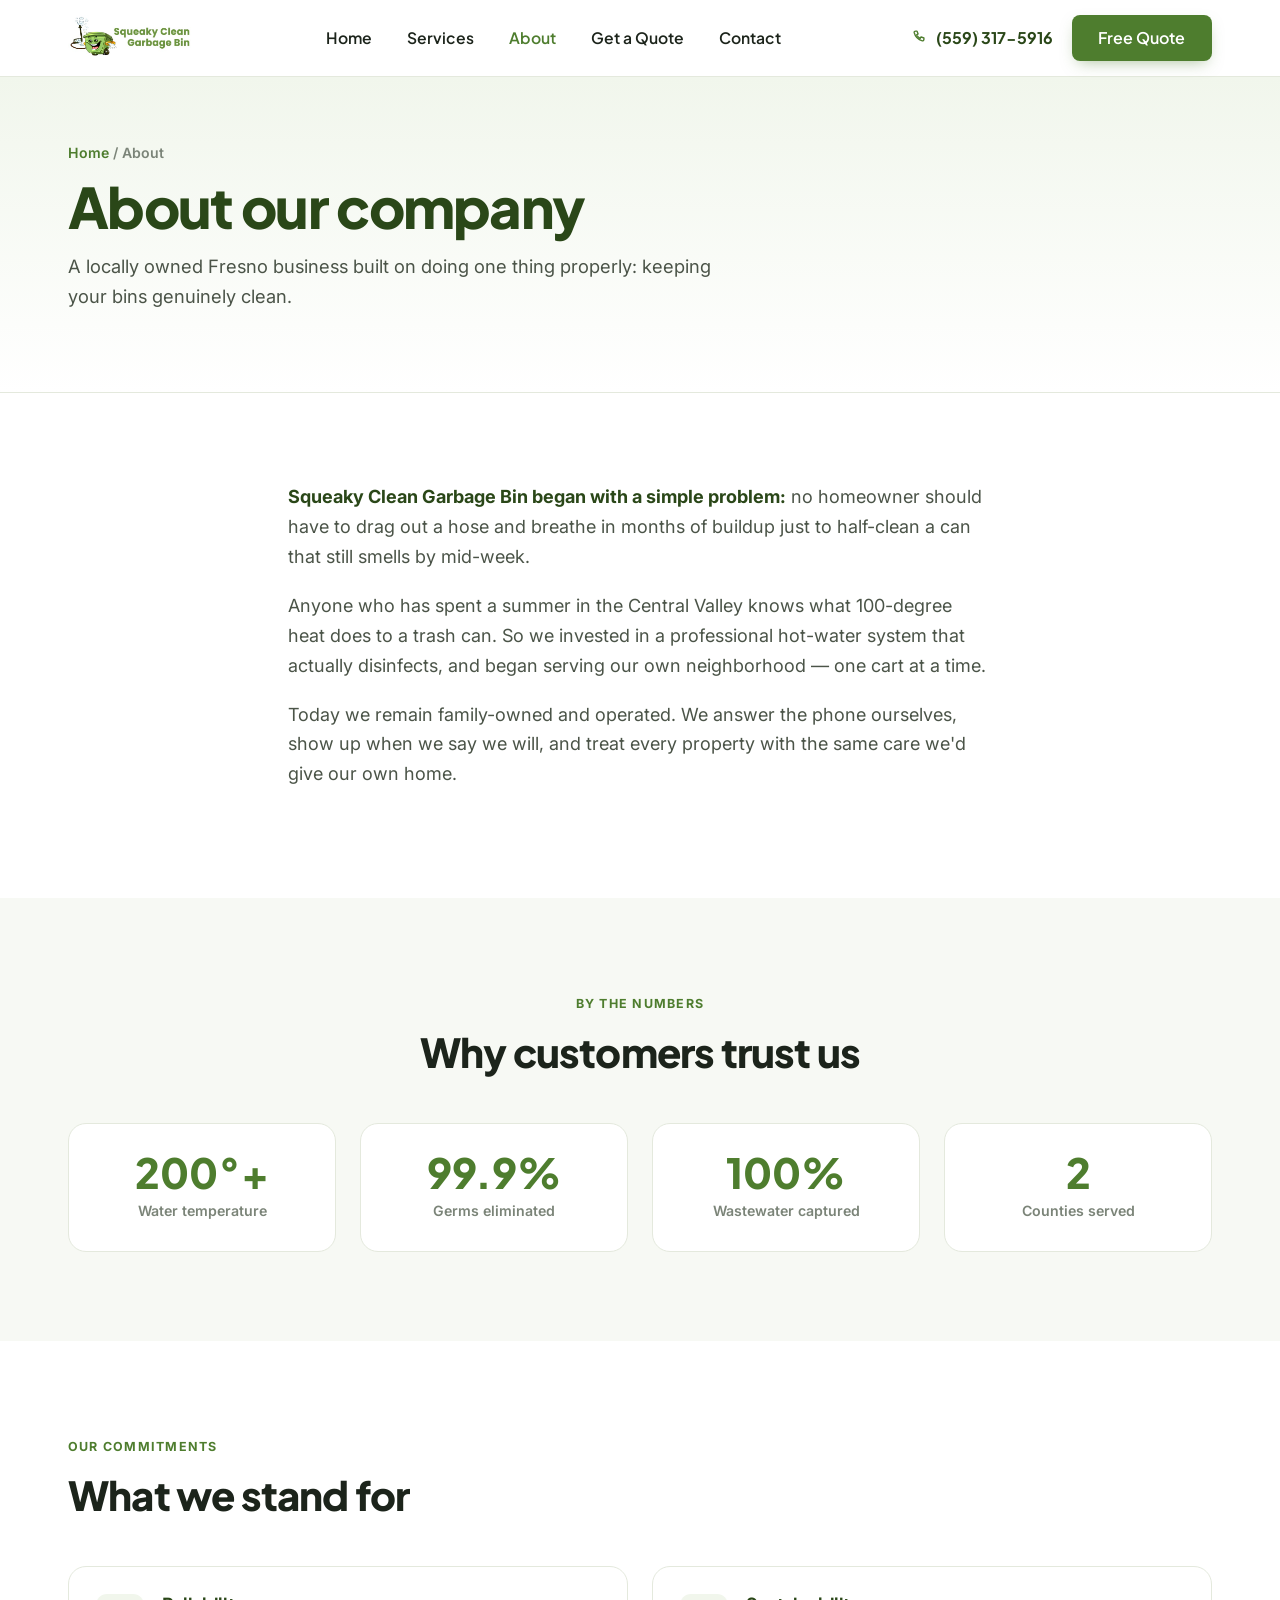
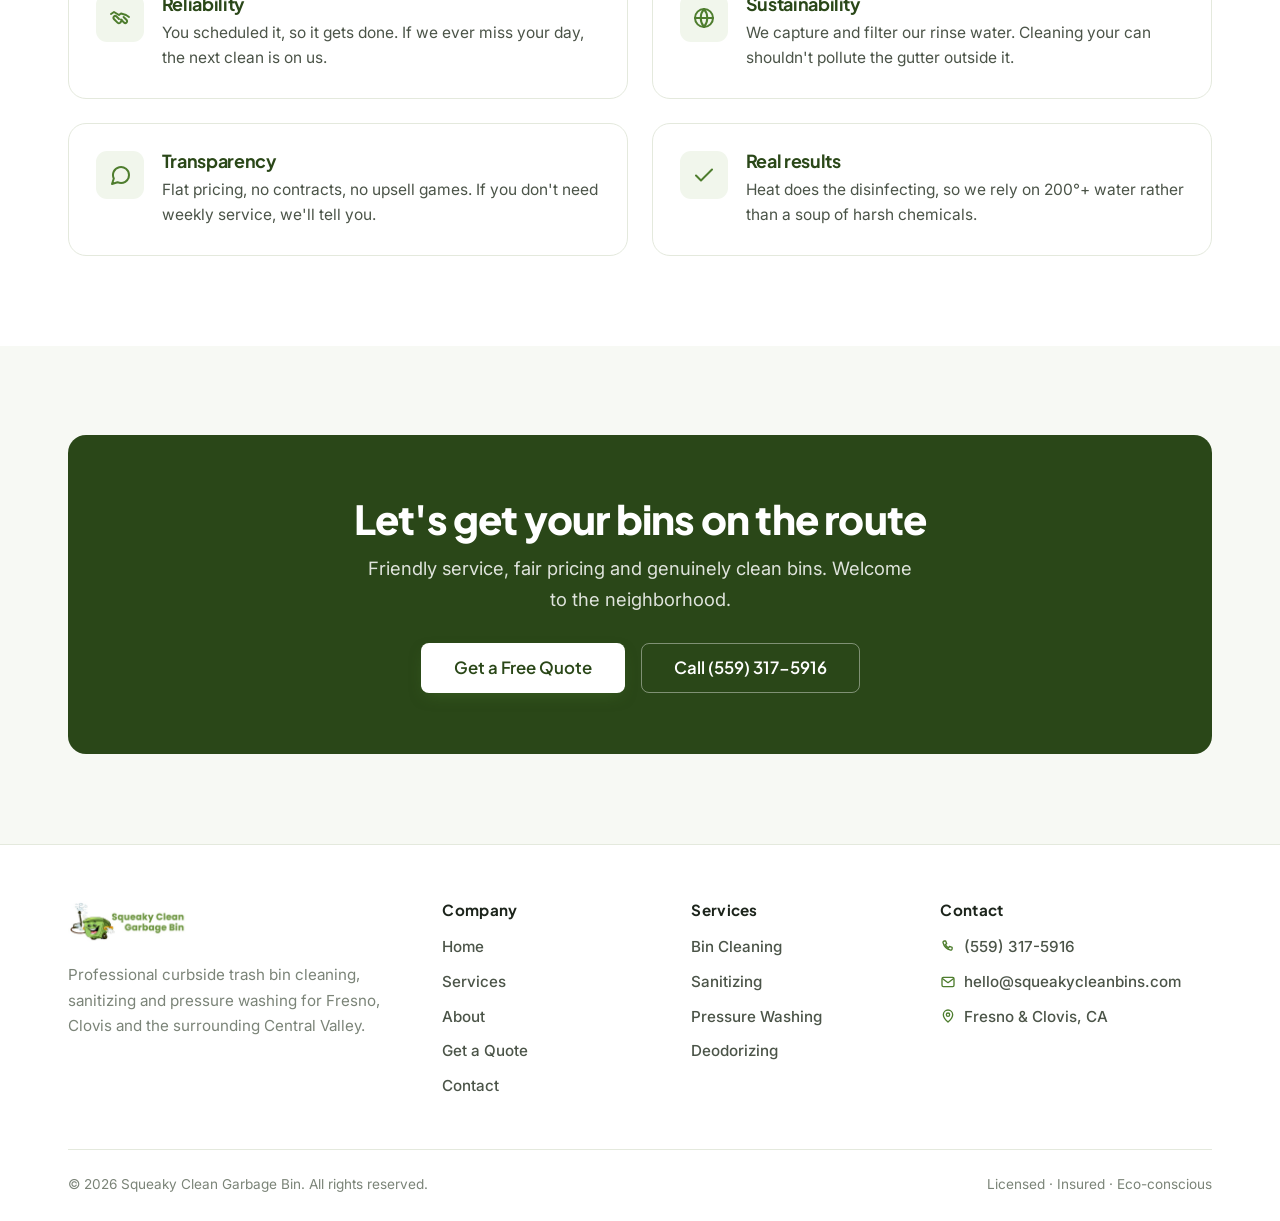
<file: about.html>
<!DOCTYPE html>
<html lang="en">
<head>
<meta charset="UTF-8">
<meta name="viewport" content="width=device-width, initial-scale=1">
<title>About | Squeaky Clean Garbage Bin · Fresno, CA</title>
<meta name="description" content="Locally owned trash bin cleaning and pressure washing serving Fresno & Clovis. Learn about our process and commitment to a cleaner Central Valley.">
<link rel="icon" href="assets/mascot.png" type="image/png">
<link rel="preconnect" href="https://fonts.googleapis.com">
<link rel="preconnect" href="https://fonts.gstatic.com" crossorigin>
<link href="https://fonts.googleapis.com/css2?family=Plus+Jakarta+Sans:wght@500;600;700;800&family=Inter:wght@400;500;600;700&display=swap" rel="stylesheet">
<link rel="stylesheet" href="styles.css">
</head>
<body>

<header class="top">
  <div class="wrap">
    <a class="logo" href="index.html"><img src="assets/logo.jpg" alt="Squeaky Clean Garbage Bin"></a>
    <nav class="nav" id="nav"><a href="index.html">Home</a><a href="services.html">Services</a><a href="about.html" class="on">About</a><a href="quote.html">Get a Quote</a><a href="contact.html">Contact</a></nav>
    <div class="top-right">
      <a class="top-phone" href="tel:5593175916"><svg viewBox="0 0 24 24" fill="none" stroke="currentColor" stroke-width="2" stroke-linecap="round" stroke-linejoin="round"><path d="M6.5 3h2l1.5 4-2 1.2a11 11 0 0 0 5 5l1.2-2 4 1.5v2a2 2 0 0 1-2.2 2A16 16 0 0 1 4.5 5.2 2 2 0 0 1 6.5 3Z"/></svg>(559) 317-5916</a>
      <a class="btn btn-primary" href="quote.html">Free Quote</a>
    </div>
    <button class="burger" id="burger" aria-label="Menu"><span></span><span></span><span></span></button>
  </div>
</header>

<section class="phead">
  <div class="wrap">
    <div class="crumb"><a href="index.html">Home</a> / About</div>
    <h1>About our company</h1>
    <p>A locally owned Fresno business built on doing one thing properly: keeping your bins genuinely clean.</p>
  </div>
</section>

<section class="sec">
  <div class="wrap story rv">
    <p><strong>Squeaky Clean Garbage Bin began with a simple problem:</strong> no homeowner should have to drag out a hose and breathe in months of buildup just to half-clean a can that still smells by mid-week.</p>
    <p>Anyone who has spent a summer in the Central Valley knows what 100-degree heat does to a trash can. So we invested in a professional hot-water system that actually disinfects, and began serving our own neighborhood — one cart at a time.</p>
    <p>Today we remain family-owned and operated. We answer the phone ourselves, show up when we say we will, and treat every property with the same care we'd give our own home.</p>
  </div>
</section>

<section class="sec alt">
  <div class="wrap">
    <div class="sec-head center rv"><span class="eyebrow">By the Numbers</span><h2>Why customers trust us</h2></div>
    <div class="stats4">
      <div class="statbox rv"><b>200°+</b><small>Water temperature</small></div>
      <div class="statbox rv"><b>99.9%</b><small>Germs eliminated</small></div>
      <div class="statbox rv"><b>100%</b><small>Wastewater captured</small></div>
      <div class="statbox rv"><b>2</b><small>Counties served</small></div>
    </div>
  </div>
</section>

<section class="sec">
  <div class="wrap">
    <div class="sec-head rv"><span class="eyebrow">Our Commitments</span><h2>What we stand for</h2></div>
    <div class="vals">
      <div class="val rv"><div class="vic"><svg viewBox="0 0 24 24" fill="none" stroke="currentColor" stroke-width="2" stroke-linecap="round" stroke-linejoin="round"><path d="M11 13 8.5 10.5a1.8 1.8 0 0 0-2.6 2.5l3.6 3.6a2 2 0 0 0 2.8 0L14 14M13 13.5 16 16.5a1.8 1.8 0 0 0 2.6-2.5l-3-3M3 8l3-2 5 3 2-1.5L18 9l3 2"/></svg></div><div><h3>Reliability</h3><p>You scheduled it, so it gets done. If we ever miss your day, the next clean is on us.</p></div></div>
      <div class="val rv"><div class="vic"><svg viewBox="0 0 24 24" fill="none" stroke="currentColor" stroke-width="2" stroke-linecap="round" stroke-linejoin="round"><circle cx="12" cy="12" r="9"/><path d="M3 12h18"/><path d="M12 3a14 14 0 0 1 0 18 14 14 0 0 1 0-18Z"/></svg></div><div><h3>Sustainability</h3><p>We capture and filter our rinse water. Cleaning your can shouldn't pollute the gutter outside it.</p></div></div>
      <div class="val rv"><div class="vic"><svg viewBox="0 0 24 24" fill="none" stroke="currentColor" stroke-width="2" stroke-linecap="round" stroke-linejoin="round"><path d="M21 12a8 8 0 0 1-11.5 7.2L4 21l1.8-5.5A8 8 0 1 1 21 12Z"/></svg></div><div><h3>Transparency</h3><p>Flat pricing, no contracts, no upsell games. If you don't need weekly service, we'll tell you.</p></div></div>
      <div class="val rv"><div class="vic"><svg viewBox="0 0 24 24" fill="none" stroke="currentColor" stroke-width="2" stroke-linecap="round" stroke-linejoin="round"><path d="M4 12.5 9 17.5 20 6.5"/></svg></div><div><h3>Real results</h3><p>Heat does the disinfecting, so we rely on 200°+ water rather than a soup of harsh chemicals.</p></div></div>
    </div>
  </div>
</section>

<section class="sec alt">
  <div class="wrap"><div class="cta rv"><h2>Let's get your bins on the route</h2><p>Friendly service, fair pricing and genuinely clean bins. Welcome to the neighborhood.</p>
    <div class="btns"><a class="btn btn-primary btn-lg" href="quote.html">Get a Free Quote</a><a class="btn btn-outline btn-lg" href="tel:5593175916">Call (559) 317-5916</a></div></div></div>
</section>

<footer class="foot">
  <div class="wrap">
    <div class="foot-top">
      <div><img class="flogo" src="assets/logo.jpg" alt="Squeaky Clean Garbage Bin"><p class="blurb">Professional curbside trash bin cleaning, sanitizing and pressure washing for Fresno, Clovis and the surrounding Central Valley.</p></div>
      <div><h4>Company</h4><a href="index.html">Home</a><a href="services.html">Services</a><a href="about.html">About</a><a href="quote.html">Get a Quote</a><a href="contact.html">Contact</a></div>
      <div><h4>Services</h4><a href="services.html">Bin Cleaning</a><a href="services.html">Sanitizing</a><a href="services.html">Pressure Washing</a><a href="services.html">Deodorizing</a></div>
      <div><h4>Contact</h4>
        <a class="ci" href="tel:5593175916"><svg viewBox="0 0 24 24" fill="none" stroke="currentColor" stroke-width="2" stroke-linecap="round" stroke-linejoin="round"><path d="M6.5 3h2l1.5 4-2 1.2a11 11 0 0 0 5 5l1.2-2 4 1.5v2a2 2 0 0 1-2.2 2A16 16 0 0 1 4.5 5.2 2 2 0 0 1 6.5 3Z"/></svg>(559) 317-5916</a>
        <a class="ci" href="mailto:hello@squeakycleanbins.com"><svg viewBox="0 0 24 24" fill="none" stroke="currentColor" stroke-width="2" stroke-linecap="round" stroke-linejoin="round"><rect x="3" y="5" width="18" height="14" rx="2"/><path d="m4 7 8 6 8-6"/></svg>hello@squeakycleanbins.com</a>
        <a class="ci" href="#"><svg viewBox="0 0 24 24" fill="none" stroke="currentColor" stroke-width="2" stroke-linecap="round" stroke-linejoin="round"><path d="M12 21s7-6 7-11a7 7 0 0 0-14 0c0 5 7 11 7 11Z"/><circle cx="12" cy="10" r="2.5"/></svg>Fresno &amp; Clovis, CA</a>
      </div>
    </div>
    <div class="foot-bot"><span>© <span id="yr">2026</span> Squeaky Clean Garbage Bin. All rights reserved.</span><span>Licensed · Insured · Eco-conscious</span></div>
  </div>
</footer>
<script src="script.js"></script>
</body>
</html>
</file>
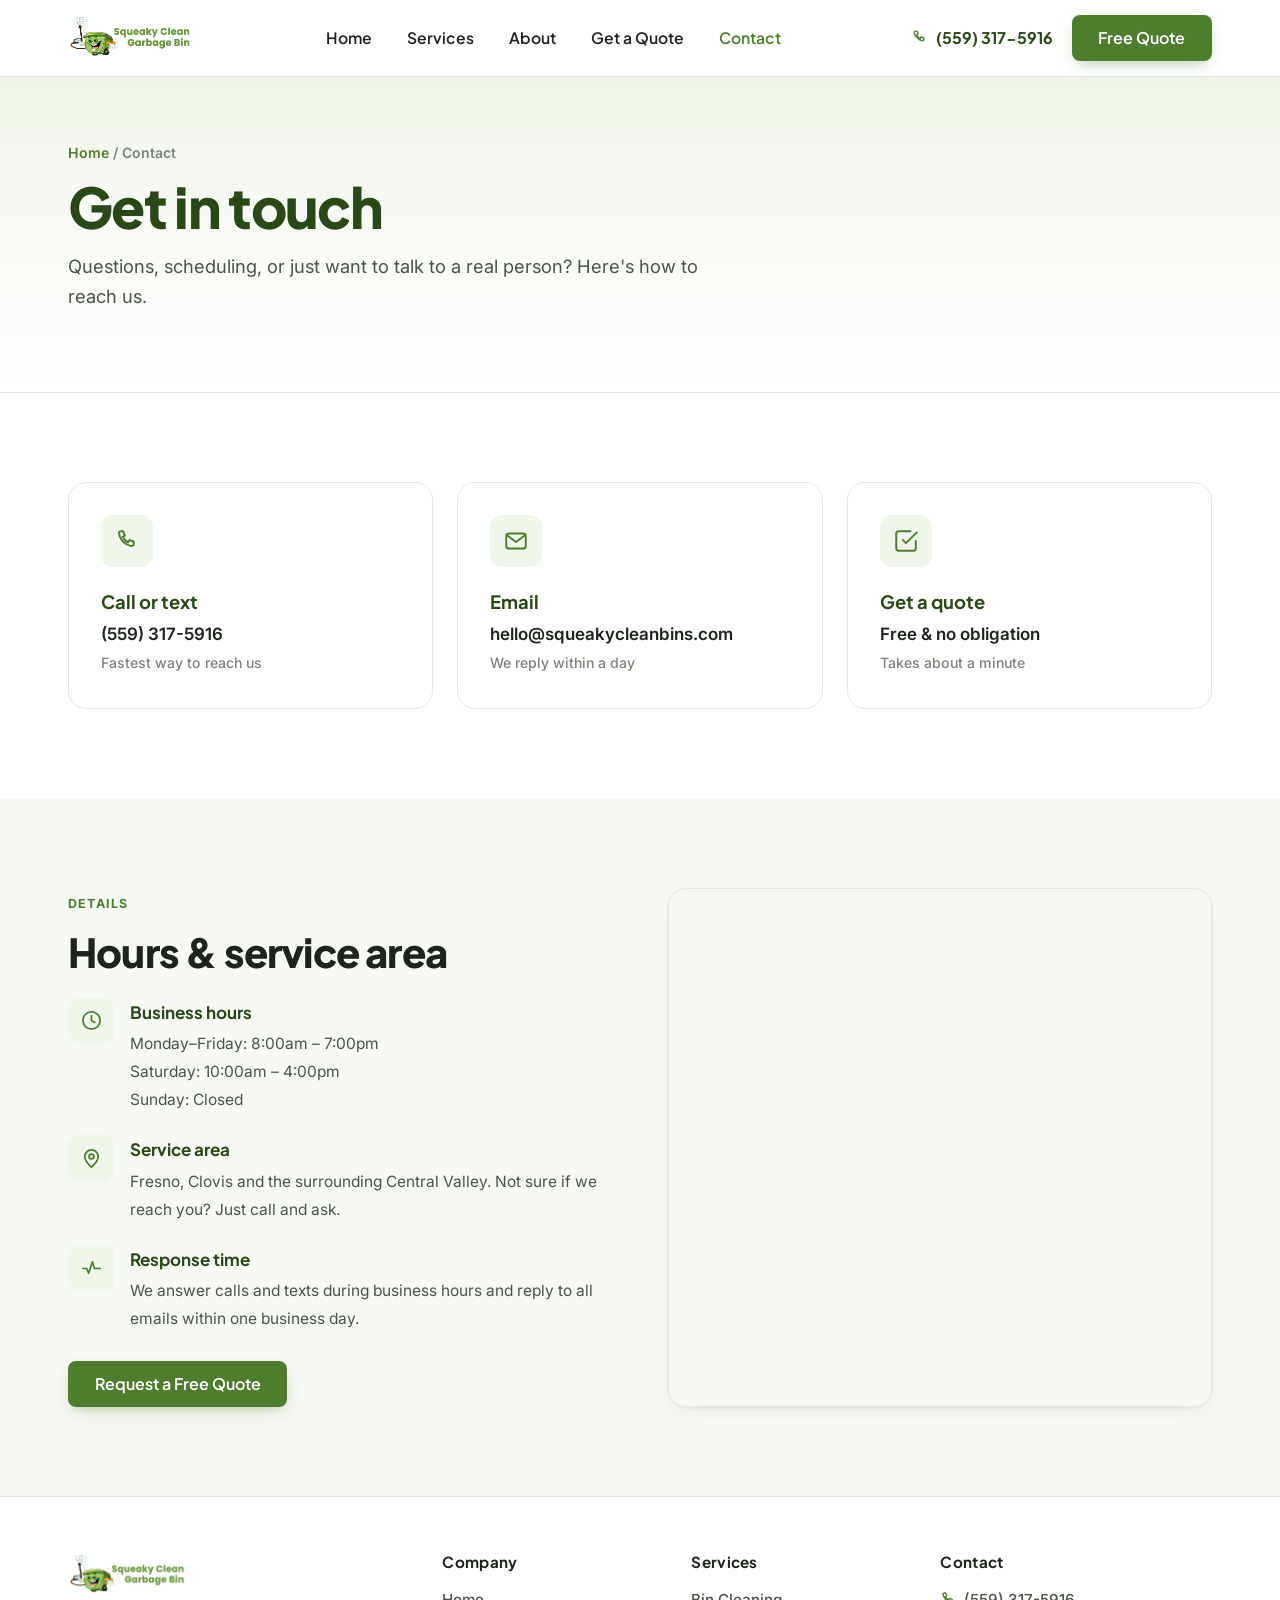
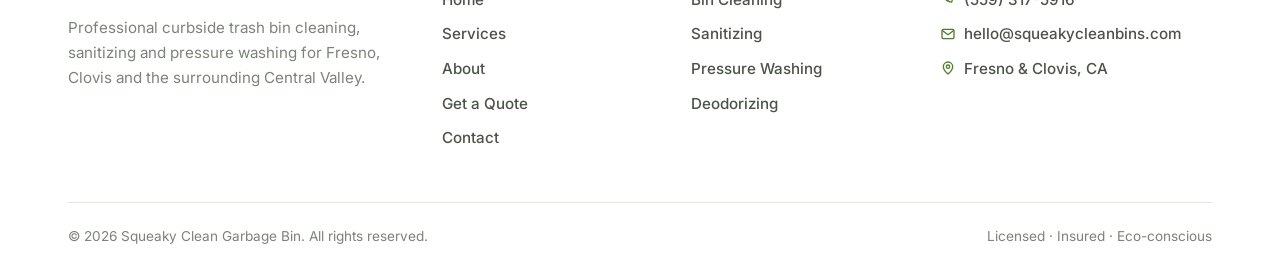
<file: contact.html>
<!DOCTYPE html>
<html lang="en">
<head>
<meta charset="UTF-8">
<meta name="viewport" content="width=device-width, initial-scale=1">
<title>Contact Us | Squeaky Clean Garbage Bin · Fresno, CA</title>
<meta name="description" content="Contact Squeaky Clean Garbage Bin in Fresno & Clovis. Call (559) 317-5916, email us, or find our hours and service area.">
<link rel="icon" href="assets/mascot.png" type="image/png">
<link rel="preconnect" href="https://fonts.googleapis.com">
<link rel="preconnect" href="https://fonts.gstatic.com" crossorigin>
<link href="https://fonts.googleapis.com/css2?family=Plus+Jakarta+Sans:wght@500;600;700;800&family=Inter:wght@400;500;600;700&display=swap" rel="stylesheet">
<link rel="stylesheet" href="styles.css">
</head>
<body>

<header class="top">
  <div class="wrap">
    <a class="logo" href="index.html"><img src="assets/logo.jpg" alt="Squeaky Clean Garbage Bin"></a>
    <nav class="nav" id="nav"><a href="index.html">Home</a><a href="services.html">Services</a><a href="about.html">About</a><a href="quote.html">Get a Quote</a><a href="contact.html" class="on">Contact</a></nav>
    <div class="top-right">
      <a class="top-phone" href="tel:5593175916"><svg viewBox="0 0 24 24" fill="none" stroke="currentColor" stroke-width="2" stroke-linecap="round" stroke-linejoin="round"><path d="M6.5 3h2l1.5 4-2 1.2a11 11 0 0 0 5 5l1.2-2 4 1.5v2a2 2 0 0 1-2.2 2A16 16 0 0 1 4.5 5.2 2 2 0 0 1 6.5 3Z"/></svg>(559) 317-5916</a>
      <a class="btn btn-primary" href="quote.html">Free Quote</a>
    </div>
    <button class="burger" id="burger" aria-label="Menu"><span></span><span></span><span></span></button>
  </div>
</header>

<section class="phead">
  <div class="wrap">
    <div class="crumb"><a href="index.html">Home</a> / Contact</div>
    <h1>Get in touch</h1>
    <p>Questions, scheduling, or just want to talk to a real person? Here's how to reach us.</p>
  </div>
</section>

<!-- contact methods grid -->
<section class="sec">
  <div class="wrap">
    <div class="contact-methods">
      <a class="cm rv" href="tel:5593175916">
        <div class="ic"><svg viewBox="0 0 24 24" fill="none" stroke="currentColor" stroke-width="1.8" stroke-linecap="round" stroke-linejoin="round"><path d="M6.5 3h2l1.5 4-2 1.2a11 11 0 0 0 5 5l1.2-2 4 1.5v2a2 2 0 0 1-2.2 2A16 16 0 0 1 4.5 5.2 2 2 0 0 1 6.5 3Z"/></svg></div>
        <b>Call or text</b><span>(559) 317-5916</span><small>Fastest way to reach us</small>
      </a>
      <a class="cm rv" href="mailto:hello@squeakycleanbins.com">
        <div class="ic"><svg viewBox="0 0 24 24" fill="none" stroke="currentColor" stroke-width="1.8" stroke-linecap="round" stroke-linejoin="round"><rect x="3" y="5" width="18" height="14" rx="2.5"/><path d="m4 7 8 6 8-6"/></svg></div>
        <b>Email</b><span>hello@squeakycleanbins.com</span><small>We reply within a day</small>
      </a>
      <a class="cm rv" href="quote.html">
        <div class="ic"><svg viewBox="0 0 24 24" fill="none" stroke="currentColor" stroke-width="1.8" stroke-linecap="round" stroke-linejoin="round"><path d="M9 11l3 3L22 4"/><path d="M21 12v7a2 2 0 0 1-2 2H5a2 2 0 0 1-2-2V5a2 2 0 0 1 2-2h11"/></svg></div>
        <b>Get a quote</b><span>Free &amp; no obligation</span><small>Takes about a minute</small>
      </a>
    </div>
  </div>
</section>

<!-- hours + service area + map -->
<section class="sec alt">
  <div class="wrap contact-info-grid">
    <div class="rv">
      <span class="eyebrow">Details</span>
      <h2>Hours &amp; service area</h2>
      <div class="info-rows">
        <div class="ir"><div class="ic"><svg viewBox="0 0 24 24" fill="none" stroke="currentColor" stroke-width="1.8" stroke-linecap="round" stroke-linejoin="round"><circle cx="12" cy="12" r="9"/><path d="M12 7v5l3.5 2"/></svg></div>
          <div><b>Business hours</b><span>Monday–Friday: 8:00am – 7:00pm<br>Saturday: 10:00am – 4:00pm<br>Sunday: Closed</span></div></div>
        <div class="ir"><div class="ic"><svg viewBox="0 0 24 24" fill="none" stroke="currentColor" stroke-width="1.8" stroke-linecap="round" stroke-linejoin="round"><path d="M12 21s7-6 7-11a7 7 0 0 0-14 0c0 5 7 11 7 11Z"/><circle cx="12" cy="10" r="2.5"/></svg></div>
          <div><b>Service area</b><span>Fresno, Clovis and the surrounding Central Valley. Not sure if we reach you? Just call and ask.</span></div></div>
        <div class="ir"><div class="ic"><svg viewBox="0 0 24 24" fill="none" stroke="currentColor" stroke-width="1.8" stroke-linecap="round" stroke-linejoin="round"><path d="M3 12h4l2 5 4-12 2 7h6"/></svg></div>
          <div><b>Response time</b><span>We answer calls and texts during business hours and reply to all emails within one business day.</span></div></div>
      </div>
      <div style="margin-top:1.8rem"><a class="btn btn-primary" href="quote.html">Request a Free Quote</a></div>
    </div>
    <div class="rv map-wrap">
      <iframe title="Service area map — Fresno, CA" loading="lazy" referrerpolicy="no-referrer-when-downgrade"
        src="https://www.google.com/maps?q=Fresno,CA&output=embed"></iframe>
    </div>
  </div>
</section>

<footer class="foot">
  <div class="wrap">
    <div class="foot-top">
      <div><img class="flogo" src="assets/logo.jpg" alt="Squeaky Clean Garbage Bin"><p class="blurb">Professional curbside trash bin cleaning, sanitizing and pressure washing for Fresno, Clovis and the surrounding Central Valley.</p></div>
      <div><h4>Company</h4><a href="index.html">Home</a><a href="services.html">Services</a><a href="about.html">About</a><a href="quote.html">Get a Quote</a><a href="contact.html">Contact</a></div>
      <div><h4>Services</h4><a href="services.html">Bin Cleaning</a><a href="services.html">Sanitizing</a><a href="services.html">Pressure Washing</a><a href="services.html">Deodorizing</a></div>
      <div><h4>Contact</h4>
        <a class="ci" href="tel:5593175916"><svg viewBox="0 0 24 24" fill="none" stroke="currentColor" stroke-width="2" stroke-linecap="round" stroke-linejoin="round"><path d="M6.5 3h2l1.5 4-2 1.2a11 11 0 0 0 5 5l1.2-2 4 1.5v2a2 2 0 0 1-2.2 2A16 16 0 0 1 4.5 5.2 2 2 0 0 1 6.5 3Z"/></svg>(559) 317-5916</a>
        <a class="ci" href="mailto:hello@squeakycleanbins.com"><svg viewBox="0 0 24 24" fill="none" stroke="currentColor" stroke-width="2" stroke-linecap="round" stroke-linejoin="round"><rect x="3" y="5" width="18" height="14" rx="2"/><path d="m4 7 8 6 8-6"/></svg>hello@squeakycleanbins.com</a>
        <a class="ci" href="#"><svg viewBox="0 0 24 24" fill="none" stroke="currentColor" stroke-width="2" stroke-linecap="round" stroke-linejoin="round"><path d="M12 21s7-6 7-11a7 7 0 0 0-14 0c0 5 7 11 7 11Z"/><circle cx="12" cy="10" r="2.5"/></svg>Fresno &amp; Clovis, CA</a>
      </div>
    </div>
    <div class="foot-bot"><span>© <span id="yr">2026</span> Squeaky Clean Garbage Bin. All rights reserved.</span><span>Licensed · Insured · Eco-conscious</span></div>
  </div>
</footer>
<script src="script.js"></script>
</body>
</html>
</file>
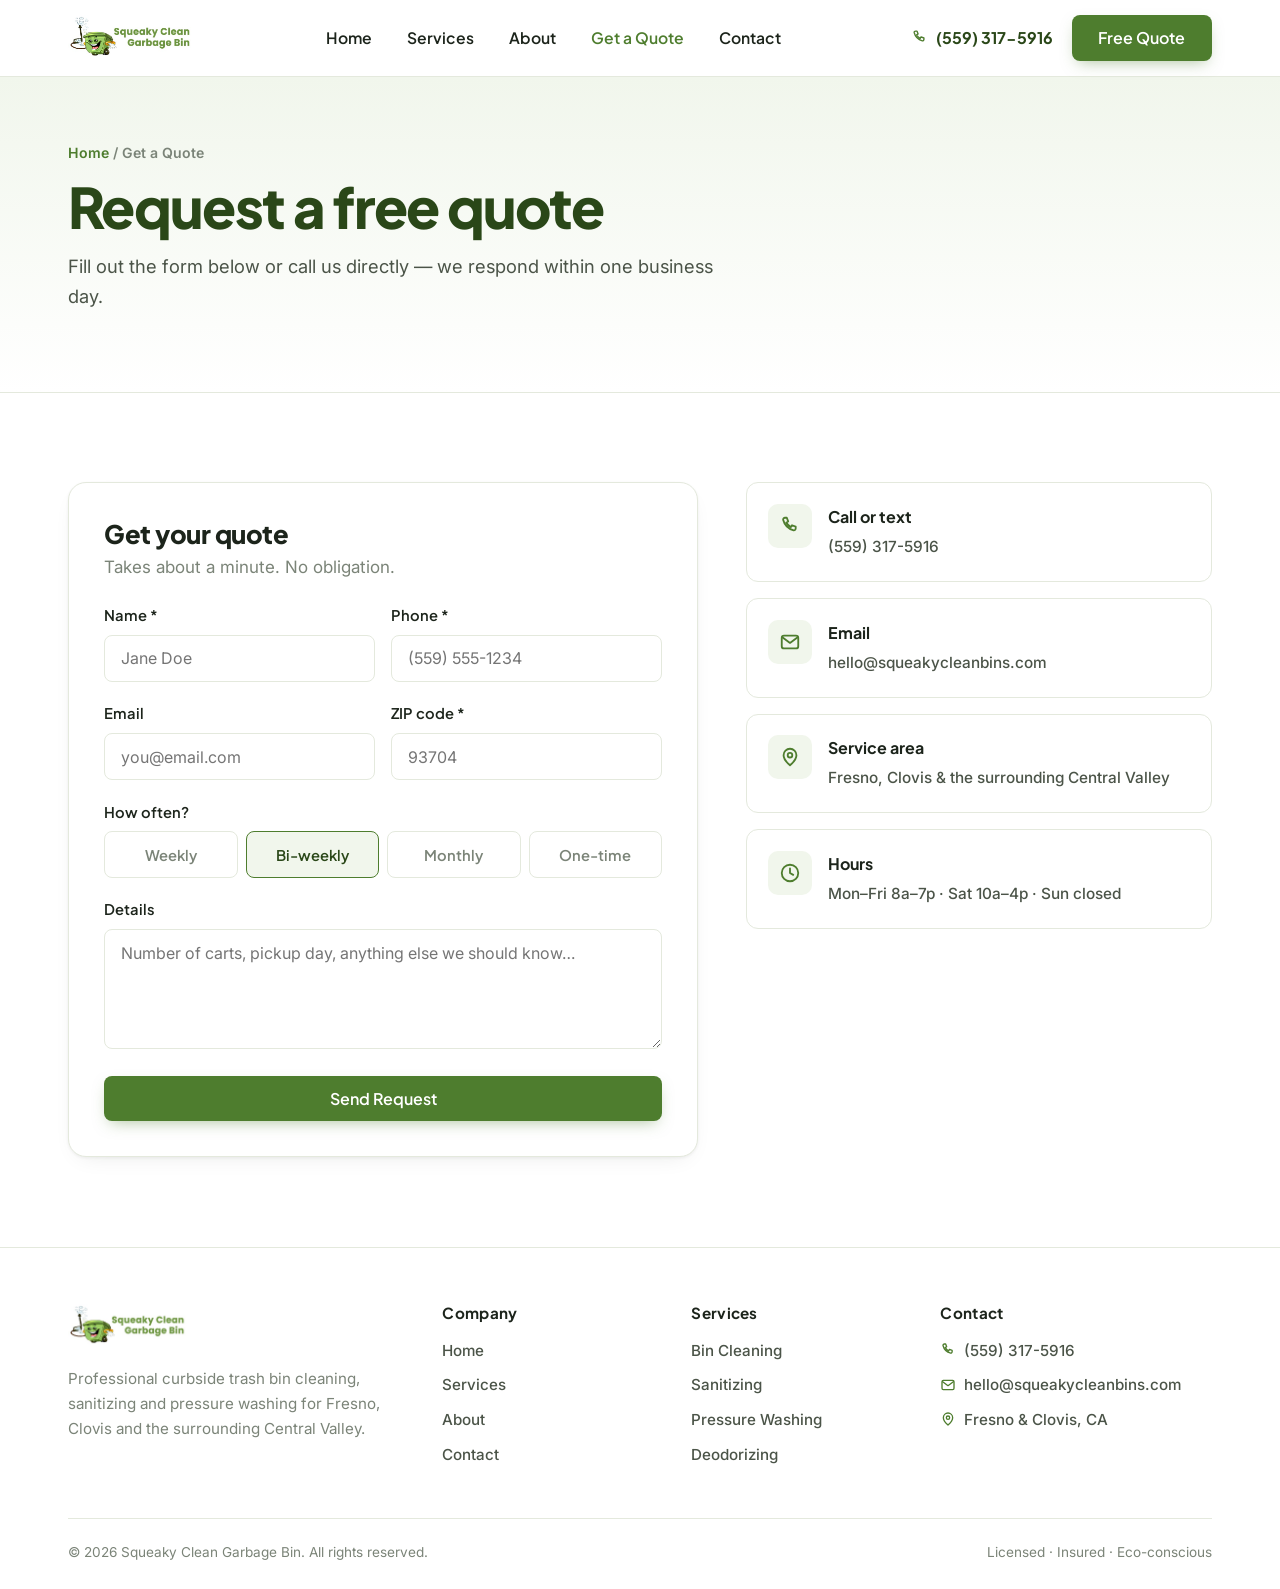
<file: quote.html>
<!DOCTYPE html>
<html lang="en">
<head>
<meta charset="UTF-8">
<meta name="viewport" content="width=device-width, initial-scale=1">
<title>Get a Free Quote | Squeaky Clean Garbage Bin · Fresno, CA</title>
<meta name="description" content="Request a free quote for professional trash bin cleaning and pressure washing in Fresno & Clovis. Fast response, no obligation.">
<link rel="icon" href="assets/mascot.png" type="image/png">
<link rel="preconnect" href="https://fonts.googleapis.com">
<link rel="preconnect" href="https://fonts.gstatic.com" crossorigin>
<link href="https://fonts.googleapis.com/css2?family=Plus+Jakarta+Sans:wght@500;600;700;800&family=Inter:wght@400;500;600;700&display=swap" rel="stylesheet">
<link rel="stylesheet" href="styles.css">
</head>
<body>

<header class="top">
  <div class="wrap">
    <a class="logo" href="index.html"><img src="assets/logo.jpg" alt="Squeaky Clean Garbage Bin"></a>
    <nav class="nav" id="nav"><a href="index.html">Home</a><a href="services.html">Services</a><a href="about.html">About</a><a href="quote.html" class="on">Get a Quote</a><a href="contact.html">Contact</a></nav>
    <div class="top-right">
      <a class="top-phone" href="tel:5593175916"><svg viewBox="0 0 24 24" fill="none" stroke="currentColor" stroke-width="2" stroke-linecap="round" stroke-linejoin="round"><path d="M6.5 3h2l1.5 4-2 1.2a11 11 0 0 0 5 5l1.2-2 4 1.5v2a2 2 0 0 1-2.2 2A16 16 0 0 1 4.5 5.2 2 2 0 0 1 6.5 3Z"/></svg>(559) 317-5916</a>
      <a class="btn btn-primary" href="quote.html">Free Quote</a>
    </div>
    <button class="burger" id="burger" aria-label="Menu"><span></span><span></span><span></span></button>
  </div>
</header>

<section class="phead">
  <div class="wrap">
    <div class="crumb"><a href="index.html">Home</a> / Get a Quote</div>
    <h1>Request a free quote</h1>
    <p>Fill out the form below or call us directly — we respond within one business day.</p>
  </div>
</section>

<section class="sec">
  <div class="wrap contact-grid">
    <div class="fcard rv">
      <h2 style="font-size:1.6rem;margin-bottom:.3rem">Get your quote</h2>
      <p style="color:var(--muted);margin-bottom:1.4rem">Takes about a minute. No obligation.</p>
      <form data-fake novalidate>
        <div class="row2">
          <div class="fld"><label for="name">Name *</label><input id="name" name="name" type="text" placeholder="Jane Doe" required></div>
          <div class="fld"><label for="phone">Phone *</label><input id="phone" name="phone" type="tel" placeholder="(559) 555-1234" required></div>
        </div>
        <div class="row2">
          <div class="fld"><label for="email">Email</label><input id="email" name="email" type="email" placeholder="you@email.com"></div>
          <div class="fld"><label for="zip">ZIP code *</label><input id="zip" name="zip" type="text" placeholder="93704" required></div>
        </div>
        <div class="fld">
          <label>How often?</label>
          <div class="chips">
            <span><input type="radio" id="fw" name="freq" value="Weekly"><label for="fw">Weekly</label></span>
            <span><input type="radio" id="fb" name="freq" value="Bi-weekly" checked><label for="fb">Bi-weekly</label></span>
            <span><input type="radio" id="fm" name="freq" value="Monthly"><label for="fm">Monthly</label></span>
            <span><input type="radio" id="fo" name="freq" value="One-time"><label for="fo">One-time</label></span>
          </div>
        </div>
        <div class="fld"><label for="msg">Details</label><textarea id="msg" name="message" placeholder="Number of carts, pickup day, anything else we should know…"></textarea></div>
        <button class="btn btn-primary" type="submit" style="width:100%;justify-content:center">Send Request</button>
        <div class="okmsg"><svg viewBox="0 0 24 24" fill="none" stroke="currentColor" stroke-width="2.4" stroke-linecap="round" stroke-linejoin="round"><path d="M4 12.5 9 17.5 20 6.5"/></svg><span class="t"></span></div>
      </form>
    </div>

    <div class="cinfo rv">
      <div class="item"><div class="ic"><svg viewBox="0 0 24 24" fill="none" stroke="currentColor" stroke-width="2" stroke-linecap="round" stroke-linejoin="round"><path d="M6.5 3h2l1.5 4-2 1.2a11 11 0 0 0 5 5l1.2-2 4 1.5v2a2 2 0 0 1-2.2 2A16 16 0 0 1 4.5 5.2 2 2 0 0 1 6.5 3Z"/></svg></div><div><b>Call or text</b><a href="tel:5593175916">(559) 317-5916</a></div></div>
      <div class="item"><div class="ic"><svg viewBox="0 0 24 24" fill="none" stroke="currentColor" stroke-width="2" stroke-linecap="round" stroke-linejoin="round"><rect x="3" y="5" width="18" height="14" rx="2.5"/><path d="m4 7 8 6 8-6"/></svg></div><div><b>Email</b><a href="mailto:hello@squeakycleanbins.com">hello@squeakycleanbins.com</a></div></div>
      <div class="item"><div class="ic"><svg viewBox="0 0 24 24" fill="none" stroke="currentColor" stroke-width="2" stroke-linecap="round" stroke-linejoin="round"><path d="M12 21s7-6 7-11a7 7 0 0 0-14 0c0 5 7 11 7 11Z"/><circle cx="12" cy="10" r="2.5"/></svg></div><div><b>Service area</b><span>Fresno, Clovis &amp; the surrounding Central Valley</span></div></div>
      <div class="item"><div class="ic"><svg viewBox="0 0 24 24" fill="none" stroke="currentColor" stroke-width="2" stroke-linecap="round" stroke-linejoin="round"><circle cx="12" cy="12" r="9"/><path d="M12 7v5l3.5 2"/></svg></div><div><b>Hours</b><span>Mon–Fri 8a–7p · Sat 10a–4p · Sun closed</span></div></div>
    </div>
  </div>
</section>

<footer class="foot">
  <div class="wrap">
    <div class="foot-top">
      <div><img class="flogo" src="assets/logo.jpg" alt="Squeaky Clean Garbage Bin"><p class="blurb">Professional curbside trash bin cleaning, sanitizing and pressure washing for Fresno, Clovis and the surrounding Central Valley.</p></div>
      <div><h4>Company</h4><a href="index.html">Home</a><a href="services.html">Services</a><a href="about.html">About</a><a href="contact.html">Contact</a></div>
      <div><h4>Services</h4><a href="services.html">Bin Cleaning</a><a href="services.html">Sanitizing</a><a href="services.html">Pressure Washing</a><a href="services.html">Deodorizing</a></div>
      <div><h4>Contact</h4>
        <a class="ci" href="tel:5593175916"><svg viewBox="0 0 24 24" fill="none" stroke="currentColor" stroke-width="2" stroke-linecap="round" stroke-linejoin="round"><path d="M6.5 3h2l1.5 4-2 1.2a11 11 0 0 0 5 5l1.2-2 4 1.5v2a2 2 0 0 1-2.2 2A16 16 0 0 1 4.5 5.2 2 2 0 0 1 6.5 3Z"/></svg>(559) 317-5916</a>
        <a class="ci" href="mailto:hello@squeakycleanbins.com"><svg viewBox="0 0 24 24" fill="none" stroke="currentColor" stroke-width="2" stroke-linecap="round" stroke-linejoin="round"><rect x="3" y="5" width="18" height="14" rx="2"/><path d="m4 7 8 6 8-6"/></svg>hello@squeakycleanbins.com</a>
        <a class="ci" href="#"><svg viewBox="0 0 24 24" fill="none" stroke="currentColor" stroke-width="2" stroke-linecap="round" stroke-linejoin="round"><path d="M12 21s7-6 7-11a7 7 0 0 0-14 0c0 5 7 11 7 11Z"/><circle cx="12" cy="10" r="2.5"/></svg>Fresno &amp; Clovis, CA</a>
      </div>
    </div>
    <div class="foot-bot"><span>© <span id="yr">2026</span> Squeaky Clean Garbage Bin. All rights reserved.</span><span>Licensed · Insured · Eco-conscious</span></div>
  </div>
</footer>
<script src="script.js"></script>
</body>
</html>
</file>
<file: styles.css>
/* ============================================================
   Squeaky Clean Garbage Bin — professional
   Clean, trustworthy, established-business look.
   Restrained green, generous whitespace, real structure.
   ============================================================ */

:root{
  --green:#4e7d2e;
  --green-dk:#3a5f22;
  --green-ink:#2a4718;
  --green-50:#f1f6ec;
  --green-100:#e2eed7;
  --accent:#1f6f8b;       /* calm professional teal-blue for trust accents */
  --ink:#1c241b;
  --body:#4b5448;
  --muted:#7b8478;
  --white:#fff;
  --bg:#ffffff;
  --bg-alt:#f7f9f4;
  --line:#e4e9dd;
  --shadow:0 1px 3px rgba(28,36,27,.06), 0 8px 24px -12px rgba(28,36,27,.12);
  --shadow-md:0 2px 6px rgba(28,36,27,.08), 0 16px 40px -16px rgba(28,36,27,.18);
  --r:12px;
  --r-lg:18px;
  --maxw:1200px;
  --disp:"Plus Jakarta Sans","Segoe UI",system-ui,sans-serif;
  --sans:"Inter","Segoe UI",system-ui,sans-serif;
}
*{box-sizing:border-box}
html{scroll-behavior:smooth;overflow-x:hidden}
body{margin:0;font-family:var(--sans);color:var(--body);background:var(--bg);
  line-height:1.65;font-size:1.0625rem;-webkit-font-smoothing:antialiased;overflow-x:hidden}
img{max-width:100%;display:block}
a{text-decoration:none;color:var(--green)}
h1,h2,h3,h4{font-family:var(--disp);color:var(--ink);margin:0;line-height:1.15;font-weight:700;letter-spacing:-.02em}
h1{font-size:clamp(2.2rem,4.6vw,3.5rem);font-weight:800;letter-spacing:-.03em}
h2{font-size:clamp(1.7rem,3.2vw,2.5rem);font-weight:800}
h3{font-size:1.25rem}
p{margin:0 0 1rem}
.wrap{max-width:var(--maxw);margin:0 auto;padding:0 28px}
.eyebrow{display:inline-block;font-family:var(--sans);font-weight:700;font-size:.78rem;letter-spacing:.1em;
  text-transform:uppercase;color:var(--green);margin-bottom:.9rem}

/* buttons */
.btn{display:inline-flex;align-items:center;gap:.5rem;font-family:var(--disp);font-weight:600;font-size:1rem;
  padding:.85rem 1.6rem;border-radius:8px;cursor:pointer;border:1.5px solid transparent;transition:.18s;line-height:1}
.btn svg{width:18px;height:18px}
.btn-primary{background:var(--green);color:#fff;box-shadow:0 6px 16px -6px rgba(78,125,46,.5)}
.btn-primary:hover{background:var(--green-dk);transform:translateY(-1px)}
.btn-outline{background:transparent;color:var(--green-ink);border-color:var(--line)}
.btn-outline:hover{border-color:var(--green);background:var(--green-50)}
.btn-white{background:#fff;color:var(--green-ink)}
.btn-white:hover{background:var(--green-50)}
.btn-lg{padding:1rem 2rem;font-size:1.05rem}

/* ---------- header ---------- */
.top{position:sticky;top:0;z-index:60;background:rgba(255,255,255,.92);backdrop-filter:blur(8px);
  border-bottom:1px solid var(--line)}
.top .wrap{display:flex;align-items:center;justify-content:space-between;height:76px;gap:1.5rem}
.logo img{height:46px;width:auto}
.nav{display:flex;align-items:center;gap:2.2rem}
.nav a{font-family:var(--disp);font-weight:600;color:var(--ink);font-size:.98rem}
.nav a:hover{color:var(--green)}
.nav a.on{color:var(--green)}
.top-right{display:flex;align-items:center;gap:1.2rem}
.top-phone{display:flex;align-items:center;gap:.45rem;font-family:var(--disp);font-weight:700;color:var(--green-ink);font-size:1rem}
.top-phone svg{width:17px;height:17px;color:var(--green)}
.burger{display:none;flex-direction:column;gap:5px;background:none;border:none;cursor:pointer;padding:6px}
.burger span{width:26px;height:2.5px;background:var(--green-ink);border-radius:3px;transition:.3s}
.burger.x span:nth-child(1){transform:translateY(7.5px) rotate(45deg)}
.burger.x span:nth-child(2){opacity:0}
.burger.x span:nth-child(3){transform:translateY(-7.5px) rotate(-45deg)}

/* ---------- hero ---------- */
.hero{position:relative;border-bottom:1px solid var(--line);background-color:var(--green-50);overflow:hidden}
.hero::before{content:"";position:absolute;inset:0;z-index:0;
  background-image:linear-gradient(100deg,var(--green-50) 0%,rgba(241,246,236,.94) 40%,rgba(42,71,24,.30) 100%),
    url('https://images.unsplash.com/photo-1532996122724-e3c354a0b15b?auto=format&fit=crop&w=1600&q=80'),
    url('assets/hero-bg.svg');
  background-size:cover,cover,cover;background-position:center,center right,center;background-repeat:no-repeat}
.hero .wrap{position:relative;z-index:1;display:grid;grid-template-columns:1.05fr .95fr;gap:clamp(2rem,5vw,4.5rem);align-items:center;
  padding:clamp(3rem,6vw,5.5rem) 28px}
.hero h1{margin-bottom:1.3rem;color:var(--green-ink)}
.hero h1 span{color:var(--green)}
.hero-sub{font-size:1.18rem;color:var(--body);max-width:34rem;margin-bottom:2rem}
.hero-btns{display:flex;gap:1rem;flex-wrap:wrap}
.hero-trust{display:flex;gap:2rem;margin-top:2.4rem;padding-top:1.8rem;border-top:1px solid var(--line);flex-wrap:wrap}
.hero-trust .t{display:flex;flex-direction:column}
.hero-trust b{font-family:var(--disp);font-size:1.7rem;color:var(--green-ink);font-weight:800;line-height:1}
.hero-trust small{color:var(--muted);font-weight:600;font-size:.85rem;margin-top:.15rem}
.hero-media{position:relative}
.hero-media .shot{border-radius:var(--r-lg);box-shadow:var(--shadow-md);width:100%;aspect-ratio:4/3;object-fit:cover;
  border:1px solid var(--line);background:var(--green-100)}
.hero-card{position:absolute;left:-16px;bottom:-16px;background:#fff;border:1px solid var(--line);
  border-radius:var(--r);padding:.9rem 1.1rem;box-shadow:var(--shadow-md);display:flex;align-items:center;gap:.7rem}
.hero-card .ck{width:40px;height:40px;border-radius:9px;background:var(--green-50);display:grid;place-items:center;color:var(--green);flex:0 0 auto}
.hero-card .ck svg{width:22px;height:22px}
.hero-card b{font-family:var(--disp);color:var(--ink);display:block;font-size:.98rem}
.hero-card small{color:var(--muted);font-weight:600}

/* ---------- trust bar ---------- */
.trustbar{background:var(--green-ink);color:#fff}
.trustbar .wrap{display:flex;flex-wrap:wrap;justify-content:space-between;gap:1rem 2rem;padding:1.1rem 28px}
.trustbar .ti{display:flex;align-items:center;gap:.6rem;font-weight:600;font-size:.95rem;color:rgba(255,255,255,.92)}
.trustbar .ti svg{width:20px;height:20px;color:#a9d27f;flex:0 0 auto}

/* ---------- sections ---------- */
.sec{padding:clamp(3.5rem,7vw,6rem) 0}
.sec.alt{background:var(--bg-alt)}
.sec-head{max-width:44rem;margin-bottom:3rem}
.sec-head.center{margin-inline:auto;text-align:center}
.sec-head p{font-size:1.12rem;color:var(--body);margin-top:.7rem}

/* ---------- services grid (clean, even) ---------- */
.svc-grid{display:grid;grid-template-columns:repeat(auto-fit,minmax(260px,1fr));gap:1.5rem}
.svc{background:#fff;border:1px solid var(--line);border-radius:var(--r-lg);padding:2rem;transition:.2s}
.svc:hover{box-shadow:var(--shadow-md);transform:translateY(-3px);border-color:var(--green-100)}
.svc .ic{width:52px;height:52px;border-radius:11px;background:var(--green-50);display:grid;place-items:center;color:var(--green);margin-bottom:1.3rem}
.svc .ic svg{width:26px;height:26px}
.svc h3{margin-bottom:.5rem;color:var(--green-ink)}
.svc p{margin:0;font-size:.98rem;color:var(--body)}

/* ---------- feature split ---------- */
.split{display:grid;grid-template-columns:1fr 1fr;gap:clamp(2.5rem,5vw,4.5rem);align-items:center}
.split.alt .split-media{order:-1}
.split-media img{border-radius:var(--r-lg);box-shadow:var(--shadow-md);width:100%;aspect-ratio:4/3;object-fit:cover;
  border:1px solid var(--line);background:var(--green-100)}
.check-list{list-style:none;padding:0;margin:1.5rem 0 0}
.check-list li{display:flex;gap:.75rem;align-items:flex-start;margin-bottom:.9rem;font-weight:500;color:var(--ink)}
.check-list li svg{width:22px;height:22px;color:var(--green);flex:0 0 auto;margin-top:1px}

/* ---------- process (numbered, clean) ---------- */
.steps{display:grid;grid-template-columns:repeat(4,1fr);gap:1.5rem;counter-reset:s}
.step{position:relative;padding-top:.5rem}
.step .num{counter-increment:s;font-family:var(--disp);font-weight:800;font-size:1rem;color:var(--green);
  width:42px;height:42px;border-radius:50%;border:2px solid var(--green-100);background:var(--green-50);
  display:grid;place-items:center;margin-bottom:1rem}
.step .num::before{content:counter(s)}
.step h3{font-size:1.12rem;margin-bottom:.4rem;color:var(--green-ink)}
.step p{margin:0;font-size:.96rem;color:var(--body)}

/* ---------- plans (clean cards) ---------- */
.plans{display:grid;grid-template-columns:repeat(4,1fr);gap:1.4rem}
.plan{background:#fff;border:1px solid var(--line);border-radius:var(--r-lg);padding:2rem 1.7rem;display:flex;
  flex-direction:column;position:relative;transition:.2s}
.plan:hover{box-shadow:var(--shadow-md);transform:translateY(-3px)}
.plan.featured{border:2px solid var(--green);box-shadow:var(--shadow-md)}
.plan .tag{position:absolute;top:-12px;left:2rem;background:var(--green);color:#fff;font-family:var(--disp);
  font-weight:700;font-size:.72rem;letter-spacing:.04em;text-transform:uppercase;padding:.3rem .8rem;border-radius:20px}
.plan h3{font-size:1.35rem;color:var(--green-ink);margin-bottom:.2rem}
.plan .freq{color:var(--muted);font-weight:600;font-size:.92rem;margin-bottom:1.3rem}
.plan ul{list-style:none;padding:0;margin:0 0 1.6rem;flex:1}
.plan li{display:flex;gap:.6rem;align-items:flex-start;margin-bottom:.65rem;font-size:.95rem;color:var(--body)}
.plan li svg{width:18px;height:18px;color:var(--green);flex:0 0 auto;margin-top:3px}
.plan .btn{justify-content:center}

/* ---------- testimonials ---------- */
.quotes{display:grid;grid-template-columns:repeat(3,1fr);gap:1.5rem}
.quote{background:#fff;border:1px solid var(--line);border-radius:var(--r-lg);padding:1.8rem}
.quote .stars{color:#e3a008;letter-spacing:1px;margin-bottom:.8rem;font-size:1rem}
.quote p{color:var(--ink);font-size:1.0rem;font-style:italic}
.quote .by{display:flex;align-items:center;gap:.7rem;margin-top:1.2rem;padding-top:1.2rem;border-top:1px solid var(--line)}
.quote .av{width:42px;height:42px;border-radius:50%;background:var(--green);color:#fff;display:grid;place-items:center;
  font-family:var(--disp);font-weight:700;flex:0 0 auto}
.quote .by b{font-family:var(--disp);color:var(--ink);display:block;font-size:.96rem}
.quote .by small{color:var(--muted);font-weight:600}

/* ---------- CTA ---------- */
.cta{background:var(--green-ink);color:#fff;border-radius:var(--r-lg);padding:clamp(2.5rem,5vw,3.8rem);
  text-align:center;position:relative;overflow:hidden}
.cta h2{color:#fff;margin-bottom:.7rem}
.cta p{color:rgba(255,255,255,.85);font-size:1.15rem;max-width:34rem;margin:0 auto 1.8rem}
.cta .btns{display:flex;gap:1rem;justify-content:center;flex-wrap:wrap}
.cta .btn-primary{background:#fff;color:var(--green-ink)}
.cta .btn-primary:hover{background:var(--green-50)}
.cta .btn-outline{color:#fff;border-color:rgba(255,255,255,.4)}
.cta .btn-outline:hover{background:rgba(255,255,255,.1);border-color:#fff}

/* ---------- footer ---------- */
.foot{background:#fff;border-top:1px solid var(--line);padding:3.5rem 0 1.6rem}
.foot-top{display:grid;grid-template-columns:1.6fr 1fr 1fr 1.3fr;gap:2.5rem}
.foot .flogo{height:44px;margin-bottom:1.1rem}
.foot .blurb{font-size:.95rem;color:var(--muted)}
.foot h4{font-family:var(--disp);color:var(--ink);font-size:.95rem;margin-bottom:1rem;letter-spacing:.02em}
.foot a{display:block;color:var(--body);margin-bottom:.6rem;font-size:.95rem;font-weight:500}
.foot a:hover{color:var(--green)}
.foot .ci{display:flex;align-items:center;gap:.5rem}
.foot .ci svg{width:16px;height:16px;color:var(--green);flex:0 0 auto}
.foot-bot{border-top:1px solid var(--line);margin-top:2.6rem;padding-top:1.4rem;display:flex;
  justify-content:space-between;gap:1rem;flex-wrap:wrap;font-size:.85rem;color:var(--muted)}

/* ---------- page header (interior) ---------- */
.phead{background:linear-gradient(180deg,var(--green-50),var(--white));border-bottom:1px solid var(--line);
  padding:clamp(2.6rem,5vw,4rem) 0}
.phead .crumb{font-weight:600;font-size:.88rem;color:var(--muted);margin-bottom:.6rem}
.phead .crumb a{color:var(--green)}
.phead h1{color:var(--green-ink)}
.phead p{font-size:1.15rem;color:var(--body);max-width:42rem;margin-top:.8rem}

/* ---------- interactive clean demo ---------- */
.cleandemo .sec-head{margin-bottom:2rem}
.demo-stage{max-width:560px;margin:0 auto;cursor:grab;user-select:none;-webkit-user-select:none;touch-action:none}
.demo-stage:active{cursor:grabbing}
.demo-scene{position:relative;width:100%;aspect-ratio:1/1;border-radius:var(--r-lg);overflow:hidden;
  background:radial-gradient(120% 120% at 50% 18%,#fff 0%,var(--green-50) 70%);border:1px solid var(--line);box-shadow:var(--shadow-md)}
.demo-scene .layer{position:absolute;inset:0;display:grid;place-items:center}
.demo-scene .binsvg{width:62%;max-width:330px;height:auto;filter:drop-shadow(0 16px 22px rgba(28,36,27,.18))}
.demo-scene .layer.clean{z-index:1}
.demo-scene .layer.dirty{z-index:2;clip-path:inset(0 0 0 0)}  /* JS narrows this from the left */
.demo-scene .sparkle{animation:twinkle 2.4s ease-in-out infinite}
@keyframes twinkle{0%,100%{opacity:.4}50%{opacity:1}}
/* stink lines */
.stink{position:absolute;font-family:var(--disp);font-weight:800;color:#8a7d52;opacity:.7;font-size:2rem;animation:waft 3s ease-in-out infinite}
.stink.s1{top:14%;left:42%}.stink.s2{top:9%;left:52%;animation-delay:.6s}.stink.s3{top:16%;left:60%;animation-delay:1.2s}
@keyframes waft{0%,100%{transform:translateY(0) rotate(90deg);opacity:.2}50%{transform:translateY(-12px) rotate(90deg);opacity:.7}}
/* flies */
.fly{animation:buzz 2.2s linear infinite}
.fly.f1{transform:translate(150px,210px)}.fly.f2{transform:translate(195px,240px);animation-delay:.5s}.fly.f3{transform:translate(125px,255px);animation-delay:1s}
@keyframes buzz{0%{transform:translate(150px,210px)}25%{transform:translate(168px,196px)}50%{transform:translate(140px,232px)}75%{transform:translate(182px,224px)}100%{transform:translate(150px,210px)}}
/* hint + done */
.wipe-hint{position:absolute;left:50%;bottom:18px;transform:translateX(-50%);z-index:5;display:inline-flex;align-items:center;gap:.45rem;
  background:rgba(255,255,255,.95);border:1px solid var(--line);border-radius:40px;padding:.5rem 1rem;
  font-family:var(--disp);font-weight:700;color:var(--green-ink);font-size:.9rem;box-shadow:var(--shadow);
  animation:nudge 1.8s ease-in-out infinite;transition:opacity .3s}
.wipe-hint svg{width:18px;height:18px;color:var(--green)}
@keyframes nudge{0%,100%{transform:translateX(-50%)}50%{transform:translateX(calc(-50% + 8px))}}
.demo-done{position:absolute;left:50%;top:50%;transform:translate(-50%,-50%) scale(.9);z-index:6;
  display:inline-flex;align-items:center;gap:.5rem;background:var(--green);color:#fff;border-radius:50px;
  padding:.7rem 1.4rem;font-family:var(--disp);font-weight:700;font-size:1.05rem;box-shadow:var(--shadow-md);
  opacity:0;pointer-events:none;transition:opacity .4s ease,transform .4s ease}
.demo-done svg{width:22px;height:22px}
.demo-stage.done .demo-done{opacity:1;transform:translate(-50%,-50%) scale(1)}
.demo-stage.done .wipe-hint{opacity:0}

/* ---------- homepage quote section ---------- */
.quote-sec{background:var(--green-50);border-top:1px solid var(--line);border-bottom:1px solid var(--line)}
.quote-grid{display:grid;grid-template-columns:1fr 1fr;gap:clamp(2rem,5vw,4rem);align-items:start}
.quote-intro{position:sticky;top:96px}
.quote-intro .check-list li a{color:var(--green);font-weight:600}

/* ---------- contact page ---------- */
.contact-methods{display:grid;grid-template-columns:repeat(3,1fr);gap:1.5rem}
.cm{display:block;background:#fff;border:1px solid var(--line);border-radius:var(--r-lg);padding:2rem;transition:.2s}
.cm:hover{box-shadow:var(--shadow-md);transform:translateY(-3px);border-color:var(--green-100)}
.cm .ic{width:52px;height:52px;border-radius:12px;background:var(--green-50);display:grid;place-items:center;color:var(--green);margin-bottom:1.2rem}
.cm .ic svg{width:26px;height:26px}
.cm b{font-family:var(--disp);color:var(--green-ink);font-size:1.15rem;display:block;margin-bottom:.2rem}
.cm span{display:block;color:var(--ink);font-weight:600}
.cm small{color:var(--muted);font-weight:500;font-size:.88rem}
.contact-info-grid{display:grid;grid-template-columns:1fr 1fr;gap:clamp(2rem,5vw,3.5rem);align-items:start}
.info-rows{display:flex;flex-direction:column;gap:1.4rem;margin-top:1.4rem}
.ir{display:flex;gap:1rem;align-items:flex-start}
.ir .ic{width:46px;height:46px;flex:0 0 auto;border-radius:11px;background:var(--green-50);display:grid;place-items:center;color:var(--green)}
.ir .ic svg{width:23px;height:23px}
.ir b{font-family:var(--disp);color:var(--green-ink);display:block;margin-bottom:.2rem}
.ir span{color:var(--body);font-size:.97rem;line-height:1.6}
.map-wrap{border-radius:var(--r-lg);overflow:hidden;border:1px solid var(--line);box-shadow:var(--shadow);height:100%;min-height:360px}
.map-wrap iframe{width:100%;height:100%;min-height:360px;border:0;display:block}

/* ---------- before/after ---------- */
.ba{position:relative;max-width:660px;margin:0 auto;border-radius:var(--r-lg);overflow:hidden;
  box-shadow:var(--shadow-md);border:1px solid var(--line);aspect-ratio:16/10;user-select:none;cursor:ew-resize}
.ba img{position:absolute;inset:0;width:100%;height:100%;object-fit:cover}
.ba .after-img{clip-path:inset(0 0 0 50%)}
.ba .handle{position:absolute;top:0;bottom:0;left:50%;width:3px;background:#fff;transform:translateX(-50%);box-shadow:0 0 8px rgba(0,0,0,.2)}
.ba .handle::after{content:"";position:absolute;top:50%;left:50%;transform:translate(-50%,-50%);width:42px;height:42px;
  border-radius:50%;background:#fff;border:2px solid var(--green);box-shadow:var(--shadow)}
.ba .handle::before{content:"";position:absolute;top:50%;left:50%;transform:translate(-50%,-50%);z-index:1;
  width:14px;height:14px;border-left:2px solid var(--green);border-bottom:2px solid var(--green);
  transform:translate(-90%,-50%) rotate(45deg);box-shadow:8px -8px 0 -2px transparent}
.ba .tg{position:absolute;top:14px;font-family:var(--disp);font-weight:700;font-size:.8rem;padding:.3rem .8rem;
  border-radius:6px;background:rgba(255,255,255,.95);color:var(--green-ink)}
.ba .tg.b{left:14px}.ba .tg.a{right:14px;background:var(--green);color:#fff}

/* ---------- contact ---------- */
.contact-grid{display:grid;grid-template-columns:1.15fr .85fr;gap:3rem;align-items:start}
.fcard{background:#fff;border:1px solid var(--line);border-radius:var(--r-lg);padding:2.2rem;box-shadow:var(--shadow)}
.fld{margin-bottom:1.2rem}
.fld label{display:block;font-family:var(--disp);font-weight:600;color:var(--ink);margin-bottom:.45rem;font-size:.92rem}
.fld input,.fld select,.fld textarea{width:100%;padding:.8rem 1rem;border:1.5px solid var(--line);border-radius:8px;
  font-family:var(--sans);font-size:1rem;color:var(--ink);background:#fff;transition:.15s}
.fld input:focus,.fld select:focus,.fld textarea:focus{outline:none;border-color:var(--green);box-shadow:0 0 0 3px var(--green-50)}
.fld textarea{min-height:120px;resize:vertical}
.row2{display:grid;grid-template-columns:1fr 1fr;gap:1rem}
.chips{display:flex;gap:.5rem;flex-wrap:wrap}
.chips span{flex:1;min-width:80px;position:relative}
.chips input{position:absolute;opacity:0;width:0;height:0}
.chips label{display:block;text-align:center;padding:.65rem .4rem;border:1.5px solid var(--line);border-radius:8px;
  font-family:var(--disp);font-weight:600;cursor:pointer;background:#fff;color:var(--muted);font-size:.92rem;margin:0;transition:.15s}
.chips input:checked+label{border-color:var(--green);background:var(--green-50);color:var(--green-ink)}
.okmsg{display:none;align-items:center;gap:.6rem;background:var(--green-50);border:1px solid var(--green-100);
  border-radius:10px;padding:1rem;font-weight:600;color:var(--green-ink);margin-top:1rem}
.okmsg.show{display:flex}
.okmsg svg{width:20px;height:20px;color:var(--green);flex:0 0 auto}
.cinfo{display:flex;flex-direction:column;gap:1rem}
.cinfo .item{display:flex;gap:1rem;align-items:flex-start;background:#fff;border:1px solid var(--line);border-radius:var(--r);padding:1.3rem}
.cinfo .ic{width:44px;height:44px;flex:0 0 auto;background:var(--green-50);border-radius:10px;display:grid;place-items:center;color:var(--green)}
.cinfo .ic svg{width:22px;height:22px}
.cinfo b{font-family:var(--disp);color:var(--ink);display:block;font-size:1rem;margin-bottom:.1rem}
.cinfo span,.cinfo a{color:var(--body);font-weight:500;font-size:.96rem}

/* ---------- about ---------- */
.story{max-width:760px}
.story p{font-size:1.13rem;color:var(--body);margin-bottom:1.2rem}
.story p strong{color:var(--green-ink)}
.stats4{display:grid;grid-template-columns:repeat(4,1fr);gap:1.5rem}
.statbox{text-align:center;padding:1.8rem 1rem;background:#fff;border:1px solid var(--line);border-radius:var(--r-lg)}
.statbox b{font-family:var(--disp);font-size:2.6rem;color:var(--green);display:block;line-height:1;font-weight:800}
.statbox small{color:var(--muted);font-weight:600;margin-top:.3rem;display:block}
.vals{display:grid;grid-template-columns:repeat(2,1fr);gap:1.5rem}
.val{display:flex;gap:1.1rem;background:#fff;border:1px solid var(--line);border-radius:var(--r-lg);padding:1.7rem}
.val .vic{width:48px;height:48px;flex:0 0 auto;background:var(--green-50);border-radius:11px;display:grid;place-items:center;color:var(--green)}
.val .vic svg{width:24px;height:24px}
.val h3{font-size:1.12rem;color:var(--green-ink);margin-bottom:.3rem}
.val p{margin:0;font-size:.97rem;color:var(--body)}

/* ---------- faq ---------- */
.faq{max-width:760px;margin:0 auto}
.faq details{border:1px solid var(--line);border-radius:var(--r);margin-bottom:.8rem;background:#fff;overflow:hidden}
.faq summary{padding:1.15rem 1.3rem;font-family:var(--disp);font-weight:600;color:var(--ink);cursor:pointer;
  list-style:none;display:flex;justify-content:space-between;align-items:center;font-size:1.02rem}
.faq summary::-webkit-details-marker{display:none}
.faq summary::after{content:"+";font-size:1.4rem;color:var(--green);font-weight:400}
.faq details[open] summary::after{content:"\2013"}
.faq p{padding:0 1.3rem 1.2rem;margin:0;color:var(--body)}

/* reveal */
.rv{opacity:0;transform:translateY(20px);transition:opacity .6s ease,transform .6s ease}
.rv.in{opacity:1;transform:none}

/* ---------- responsive ---------- */
@media(max-width:920px){
  .hero .wrap{grid-template-columns:1fr;gap:2.5rem}
  .hero-media{max-width:520px}
  .split{grid-template-columns:1fr;gap:2rem}
  .split.alt .split-media,.split-media{order:-1}
  .steps{grid-template-columns:1fr 1fr}
  .plans{grid-template-columns:1fr 1fr}
  .quotes{grid-template-columns:1fr}
  .contact-grid{grid-template-columns:1fr}
  .stats4{grid-template-columns:1fr 1fr}
  .vals{grid-template-columns:1fr}
  .foot-top{grid-template-columns:1fr 1fr}
  .impact{grid-template-columns:1fr 1fr}
  .quote-grid{grid-template-columns:1fr;gap:2rem}
  .quote-intro{position:static}
  .contact-methods{grid-template-columns:1fr}
  .contact-info-grid{grid-template-columns:1fr;gap:2rem}
}
@media(max-width:760px){
  .nav,.top-phone{display:none}
  .nav.open{display:flex;position:fixed;inset:76px 0 auto 0;background:#fff;flex-direction:column;gap:0;
    padding:.8rem 0;border-bottom:1px solid var(--line);box-shadow:var(--shadow-md);text-align:center;z-index:59}
  .nav.open a{padding:.8rem 0}
  .burger{display:flex}
}
@media(max-width:560px){
  .steps{grid-template-columns:1fr}
  .plans{grid-template-columns:1fr}
  .stats4{grid-template-columns:1fr 1fr}
  .foot-top{grid-template-columns:1fr}
  .row2{grid-template-columns:1fr}
  .impact{grid-template-columns:1fr}
}
@media(prefers-reduced-motion:reduce){*{animation:none!important;transition:none!important}.rv{opacity:1;transform:none}}
</file>
